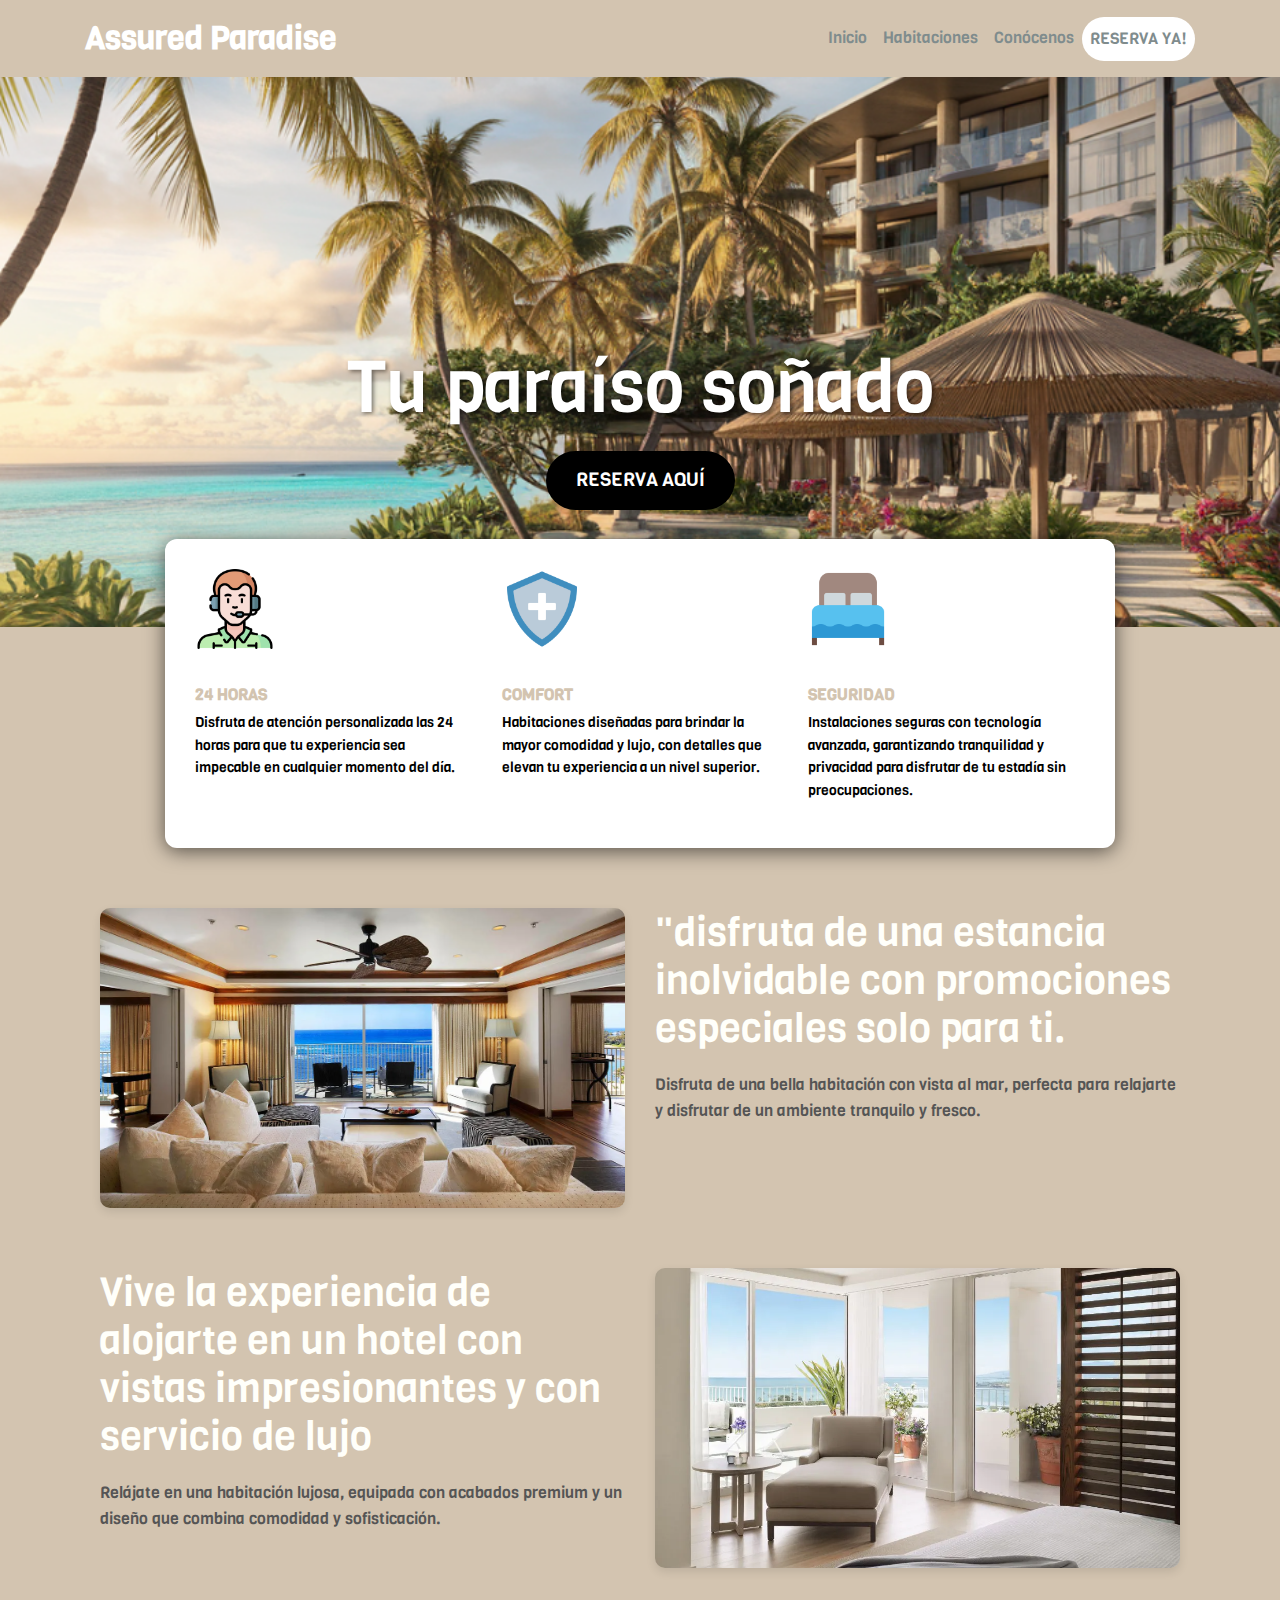
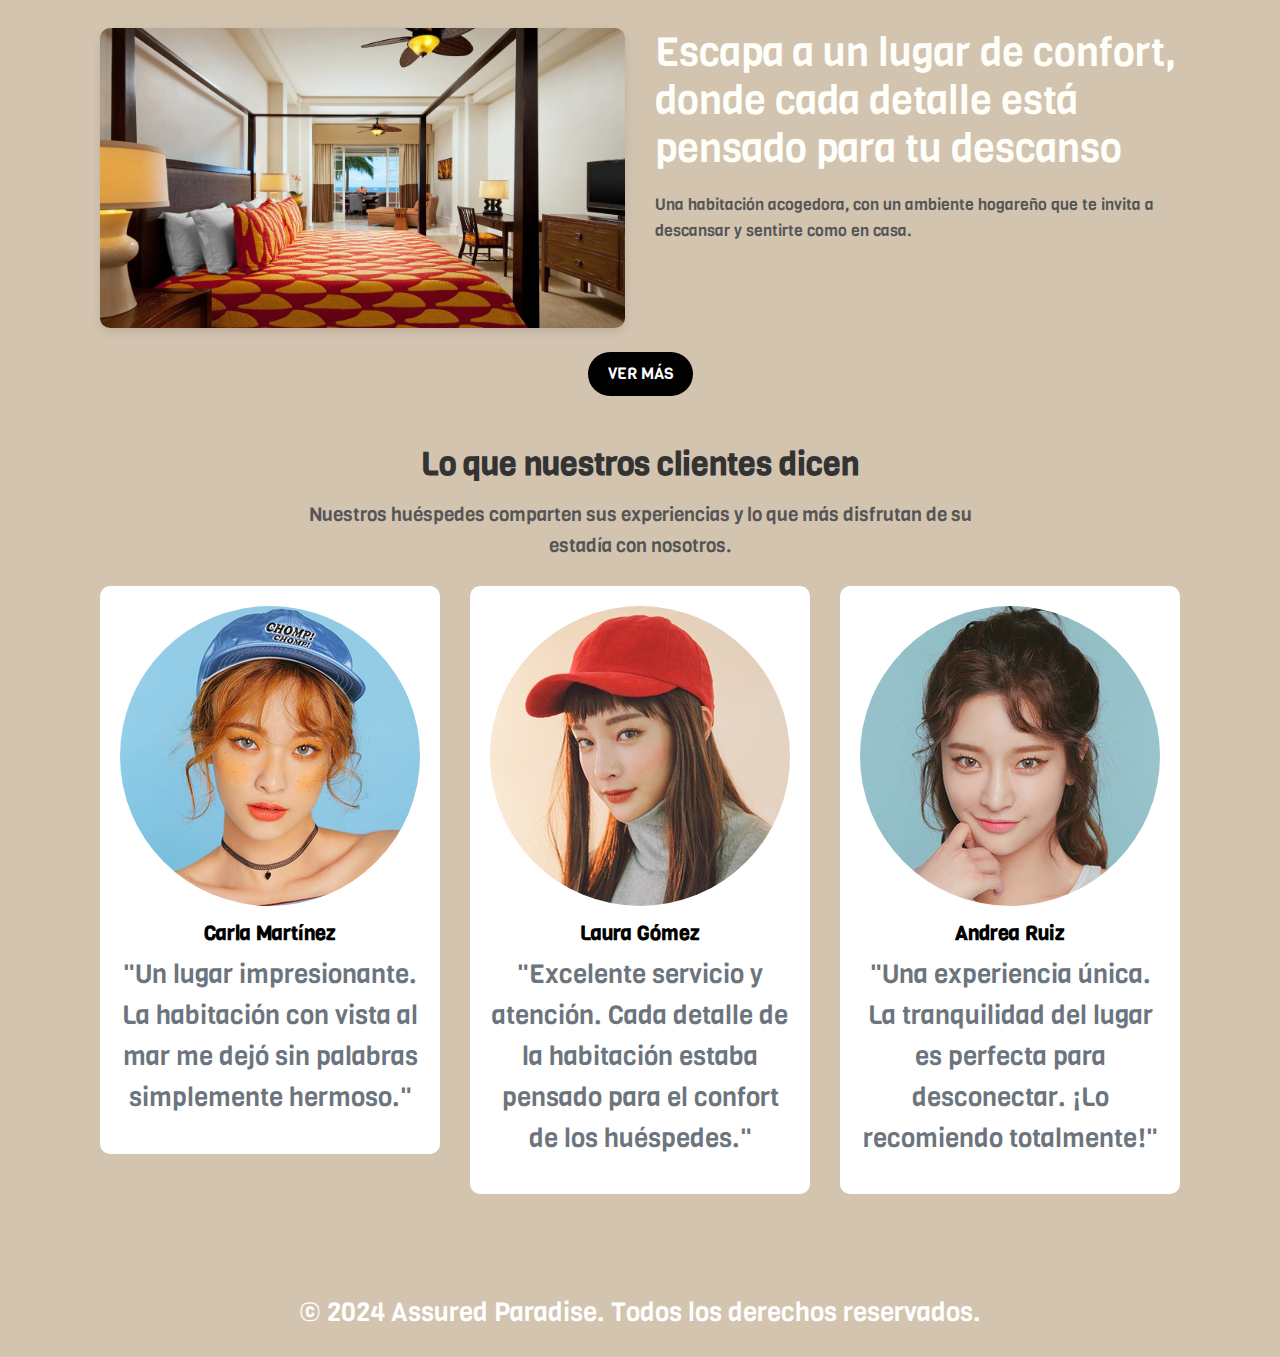
<file: index.html>
<!doctype html>
<html lang="es">
  <head>
    <!-- Required meta tags -->
    <meta charset="utf-8">
    <meta name="viewport" content="width=device-width, initial-scale=1, shrink-to-fit=no">

    <!-- Bootstrap CSS -->
    <link rel="stylesheet" href="https://stackpath.bootstrapcdn.com/bootstrap/4.1.3/css/bootstrap.min.css">
    <link rel="stylesheet" href="css/style.css">

    <!-- Google Fonts -->
    <link href="https://fonts.googleapis.com/css?family=Viga" rel="stylesheet">

    <title>Assured Paradise</title>
  </head>
  <body>

    <!-- Navbar -->
    <nav class="navbar navbar-expand-lg navbar-light">
      <div class="container">
        <a class="navbar-brand" href="index.html">Assured Paradise</a>
        <button class="navbar-toggler" type="button" data-toggle="collapse" data-target="#navbarNavAltMarkup" aria-controls="navbarNavAltMarkup" aria-expanded="false" aria-label="Toggle navigation">
          <span class="navbar-toggler-icon"></span>
        </button>
        <div class="collapse navbar-collapse" id="navbarNavAltMarkup">
          <div class="navbar-nav ml-auto">
            <a class="nav-item nav-link active" href="index.html">Inicio</a>
            <a class="nav-item nav-link" href="rooms.html">Habitaciones</a>
            <a class="nav-item nav-link" href="About.html">Conócenos</a>
            <a class="nav-item nav-link btn btn-custom text-white tombol" href="pago.html">Reserva YA!</a>
          </div>
        </div>
      </div>
    </nav>

    <!-- Jumbotron -->
    <div class="jumbotron jumbotron-fluid">
      <div class="container">
        <h1 class="display-4">Tu paraíso soñado</h1>
        <a href="rooms.html" class="btn btn-info btn-lg tombol">Reserva Aquí</a>
      </div>
    </div>

    <!-- Info Panel -->
    <div class="container">
      <div class="row justify-content-center">
        <div class="col-10 info-panel">
          <div class="row">
            <div class="col-sm">
              <img src="img/servicio-al-cliente.png" alt="Servicio al Cliente" class="img-fluid mb-3">
              <h4>24 Horas</h4>
              <p>Disfruta de atención personalizada las 24 horas para que tu experiencia sea impecable en cualquier momento del día.</p>
            </div>
            <div class="col-lg">
              <img src="img/escudo-de-salud.png" alt="High Res" class="img-fluid mb-3">
              <h4>Comfort</h4>
              <p>Habitaciones diseñadas para brindar la mayor comodidad y lujo, con detalles que elevan tu experiencia a un nivel superior.</p>
            </div>
            <div class="col-lg">
              <img src="img/cama-matrimonial.png" alt="Security" class="img-fluid mb-3">
              <h4>Seguridad</h4>
              <p>Instalaciones seguras con tecnología avanzada, garantizando tranquilidad y privacidad para disfrutar de tu estadía sin preocupaciones.</p>
            </div>
          </div>
        </div>
      </div>

      <!-- Workingspace Section 1 -->
      <div class="row workingspace mb-4">
        <div class="col-lg-6">
          <img src="img/ss3.png" alt="Working Space" class="img-fluid">
        </div>
        <div class="col-lg-6">
          <h2>"disfruta de una estancia inolvidable con promociones especiales solo para ti.</h2>
          <p>Disfruta de una bella habitación con vista al mar, perfecta para relajarte y disfrutar de un ambiente tranquilo y fresco.</p>
        </div>
      </div>

      <!-- Workingspace Section 2 -->
      <div class="row workingspace mb-4">
        <div class="col-lg-6">
          <h2>Vive la experiencia de alojarte en un hotel con vistas impresionantes y con servicio de lujo</h2>
          <p>Relájate en una habitación lujosa, equipada con acabados premium y un diseño que combina comodidad y sofisticación.</p>
        </div>
        <div class="col-lg-6">
          <img src="img/ss1.png" alt="Working Space" class="img-fluid">
        </div>
      </div>

      <!-- Additional Image Section -->
      <div class="row workingspace mb-4">
        <div class="col-lg-6">
          <img src="img/ss4.png" alt="Cozy Room" class="img-fluid">
        </div>
        <div class="col-lg-6">
          <h2>Escapa a un lugar de confort, donde cada detalle está pensado para tu descanso</h2>
          <p>Una habitación acogedora, con un ambiente hogareño que te invita a descansar y sentirte como en casa.</p>
        </div>
      </div>

      <!-- Centered Button -->
      <div class="text-center mt-4">
        <a href="rooms.html" class="btn btn-custom2 tombol">Ver más</a>
      </div>

      <!-- Testimonial Section -->
      <section class="testimonial">
        <div class="container">
          <div class="row justify-content-center mb-4">
            <div class="col-lg-8 text-center">
              <h2 class="mb-3">Lo que nuestros clientes dicen</h2>
              <p class="lead">Nuestros huéspedes comparten sus experiencias y lo que más disfrutan de su estadía con nosotros.</p>
            </div>
          </div>
          <div class="row justify-content-center">
            <!-- Testimonial 1 -->
            <div class="col-lg-4 mb-4">
              <div class="card shadow-sm">
                <div class="card-body text-center">
                  <img src="img/img1.png" alt="Testimonial 1" class="img-fluid rounded-circle mb-3">
                  <h5 class="font-weight-bold">Carla Martínez</h5>
                  <p class="text-muted">"Un lugar impresionante. La habitación con vista al mar me dejó sin palabras simplemente hermoso."</p>
                </div>
              </div>
            </div>
            <!-- Testimonial 2 -->
            <div class="col-lg-4 mb-4">
              <div class="card shadow-sm">
                <div class="card-body text-center">
                  <img src="img/img2.png" alt="Testimonial 2" class="img-fluid rounded-circle mb-3">
                  <h5 class="font-weight-bold">Laura Gómez</h5>
                  <p class="text-muted">"Excelente servicio y atención. Cada detalle de la habitación estaba pensado para el confort de los huéspedes."</p>
                </div>
              </div>
            </div>
            <!-- Testimonial 3 -->
            <div class="col-lg-4 mb-4">
              <div class="card shadow-sm">
                <div class="card-body text-center">
                  <img src="img/img3.png" alt="Testimonial 3" class="img-fluid rounded-circle mb-3">
                  <h5 class="font-weight-bold">Andrea Ruiz</h5>
                  <p class="text-muted">"Una experiencia única. La tranquilidad del lugar es perfecta para desconectar. ¡Lo recomiendo totalmente!"</p>
                </div>
              </div>
            </div>
          </div>
        </div>
        <!-- Footer -->
<footer class="text-white text-center py-4">
  <div class="container">
    <p class="mb-0">&copy; 2024 Assured Paradise. Todos los derechos reservados.</p>
  </div>
</footer>
<!-- End Footer -->

      </section>
    </div> <!-- End container -->

    <!-- Optional JavaScript -->
    <script src="https://code.jquery.com/jquery-3.3.1.slim.min.js"></script>
    <script src="https://cdnjs.cloudflare.com/ajax/libs/popper.js/1.14.3/umd/popper.min.js"></script>
    <script src="https://stackpath.bootstrapcdn.com/bootstrap/4.1.3/js/bootstrap.min.js"></script>
  </body>
</html>
</file>
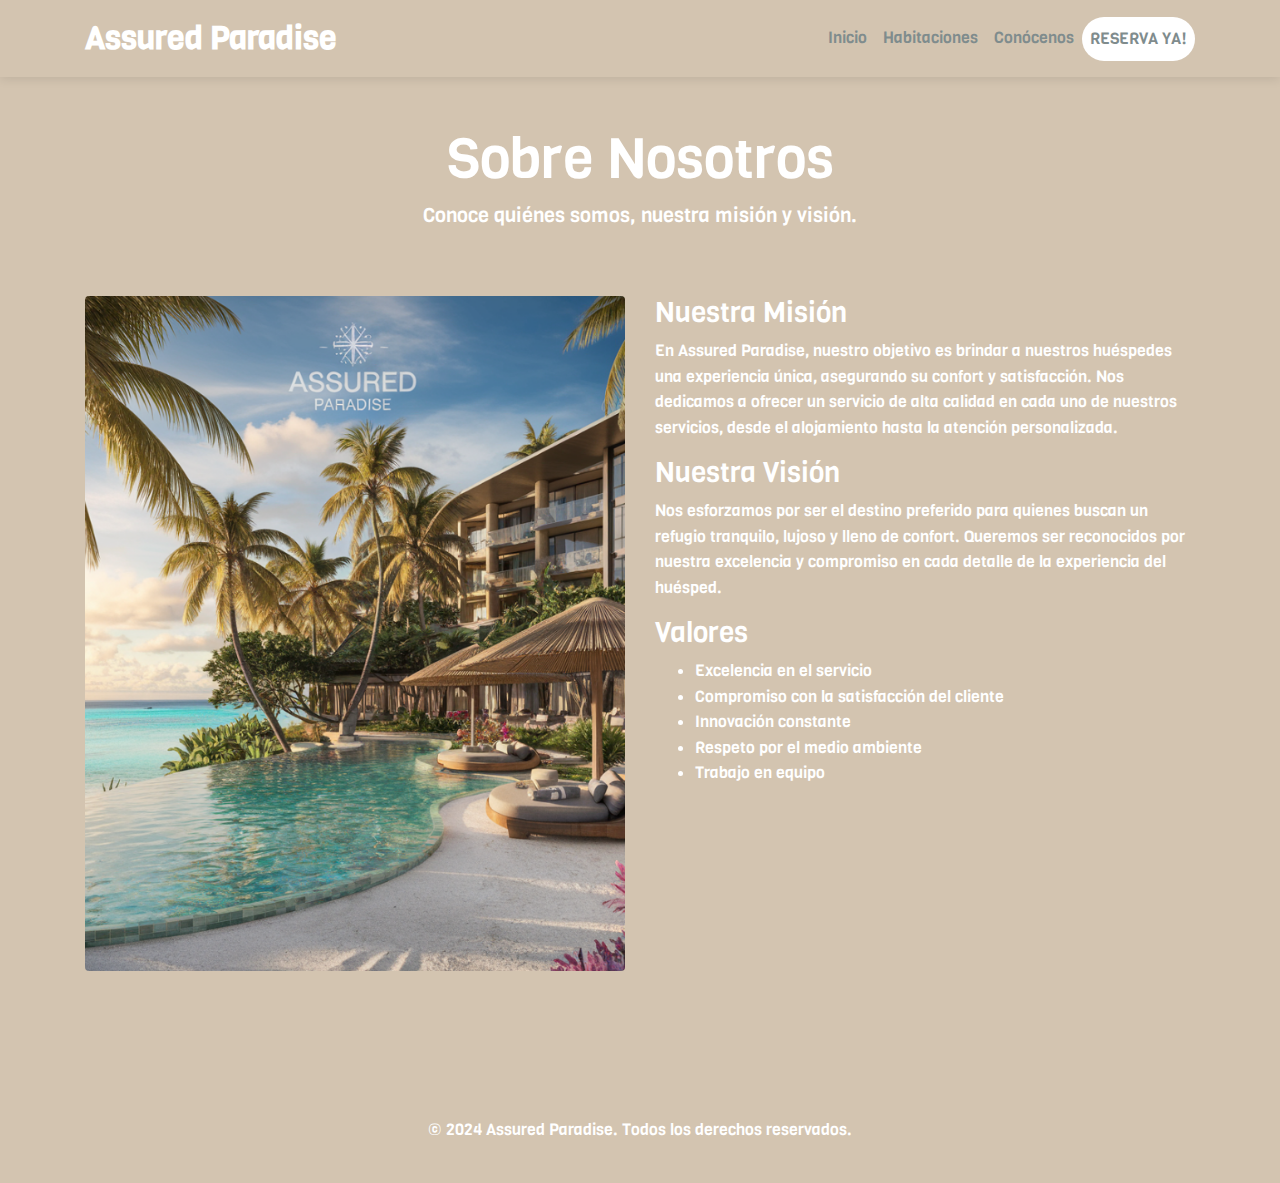
<file: About.html>
<!doctype html>
<html lang="es">
  <head>
    <!-- Required meta tags -->
    <meta charset="utf-8">
    <meta name="viewport" content="width=device-width, initial-scale=1, shrink-to-fit=no">

    <!-- Bootstrap CSS -->
    <link rel="stylesheet" href="https://stackpath.bootstrapcdn.com/bootstrap/4.1.3/css/bootstrap.min.css">
    <link rel="stylesheet" href="css/style.css">

    <!-- Google Fonts -->
    <link href="https://fonts.googleapis.com/css?family=Viga" rel="stylesheet">

    <title>Assured Paradise</title>
  </head>
  <body>

    <!-- Navbar -->
    <nav class="navbar navbar-expand-lg navbar-light">
      <div class="container">
        <a class="navbar-brand" href="index.html">Assured Paradise</a>
        <button class="navbar-toggler" type="button" data-toggle="collapse" data-target="#navbarNavAltMarkup" aria-controls="navbarNavAltMarkup" aria-expanded="false" aria-label="Toggle navigation">
          <span class="navbar-toggler-icon"></span>
        </button>
        <div class="collapse navbar-collapse" id="navbarNavAltMarkup">
          <div class="navbar-nav ml-auto">
            <a class="nav-item nav-link active" href="index.html">Inicio</a>
            <a class="nav-item nav-link" href="rooms.html">Habitaciones</a>
            <a class="nav-item nav-link" href="About.html">Conócenos</a>
            <a class="nav-item nav-link btn btn-custom text-white tombol" href="pago.html">Reserva YA!</a>
          </div>
        </div>
      </div>
    </nav>

    <!-- About Us Section -->
    <section class="about-us py-5">
      <div class="container">
        <div class="row text-center mb-5">
          <div class="col-12">
            <h2 class="display-4">Sobre Nosotros</h2>
            <p class="lead">Conoce quiénes somos, nuestra misión y visión.</p>
          </div>
        </div>

        <div class="row">
          <!-- About Image -->
          <div class="col-lg-6 mb-4">
            <img src="img/hotel2.png" alt="About Us" class="img-fluid rounded shadow">
          </div>

          <!-- About Text -->
          <div class="col-lg-6">
            <h3>Nuestra Misión</h3>
            <p>
              En Assured Paradise, nuestro objetivo es brindar a nuestros huéspedes una experiencia única, asegurando su confort y satisfacción. Nos dedicamos a ofrecer un servicio de alta calidad en cada uno de nuestros servicios, desde el alojamiento hasta la atención personalizada.
            </p>

            <h3>Nuestra Visión</h3>
            <p>
              Nos esforzamos por ser el destino preferido para quienes buscan un refugio tranquilo, lujoso y lleno de confort. Queremos ser reconocidos por nuestra excelencia y compromiso en cada detalle de la experiencia del huésped.
            </p>

            <h3>Valores</h3>
            <ul>
              <li>Excelencia en el servicio</li>
              <li>Compromiso con la satisfacción del cliente</li>
              <li>Innovación constante</li>
              <li>Respeto por el medio ambiente</li>
              <li>Trabajo en equipo</li>
            </ul>
          </div>
        </div>
      </div>
    </section>

    <!-- Footer -->
    <footer class="text-white py-4">
      <div class="container text-center">
        <p>&copy; 2024 Assured Paradise. Todos los derechos reservados.</p>
      </div>
    </footer>

    <!-- Optional JavaScript -->
    <script src="https://code.jquery.com/jquery-3.3.1.slim.min.js" integrity="sha384-q8i/X+965DzO0rT7abK41JStQIAqVgRVzpbzo5smXKp4YfRvH+8abtTE1Pi6jizo" crossorigin="anonymous"></script>
    <script src="https://cdnjs.cloudflare.com/ajax/libs/popper.js/1.14.3/umd/popper.min.js" integrity="sha384-ZMP7rVo3mIykV+2+9J3UJ46jBk0WLaUAdn689aCwoqbBJiSnjAK/l8WvCWPIPm49" crossorigin="anonymous"></script>
    <script src="https://stackpath.bootstrapcdn.com/bootstrap/4.1.3/js/bootstrap.min.js" integrity="sha384-ChfqqxuZUCnJSK3+MXmPNIyE6ZbWh2IMqE241rYiqJxyMiZ6OW/JmZQ5stwEULTy" crossorigin="anonymous"></script>
  </body>
</html>
</file>
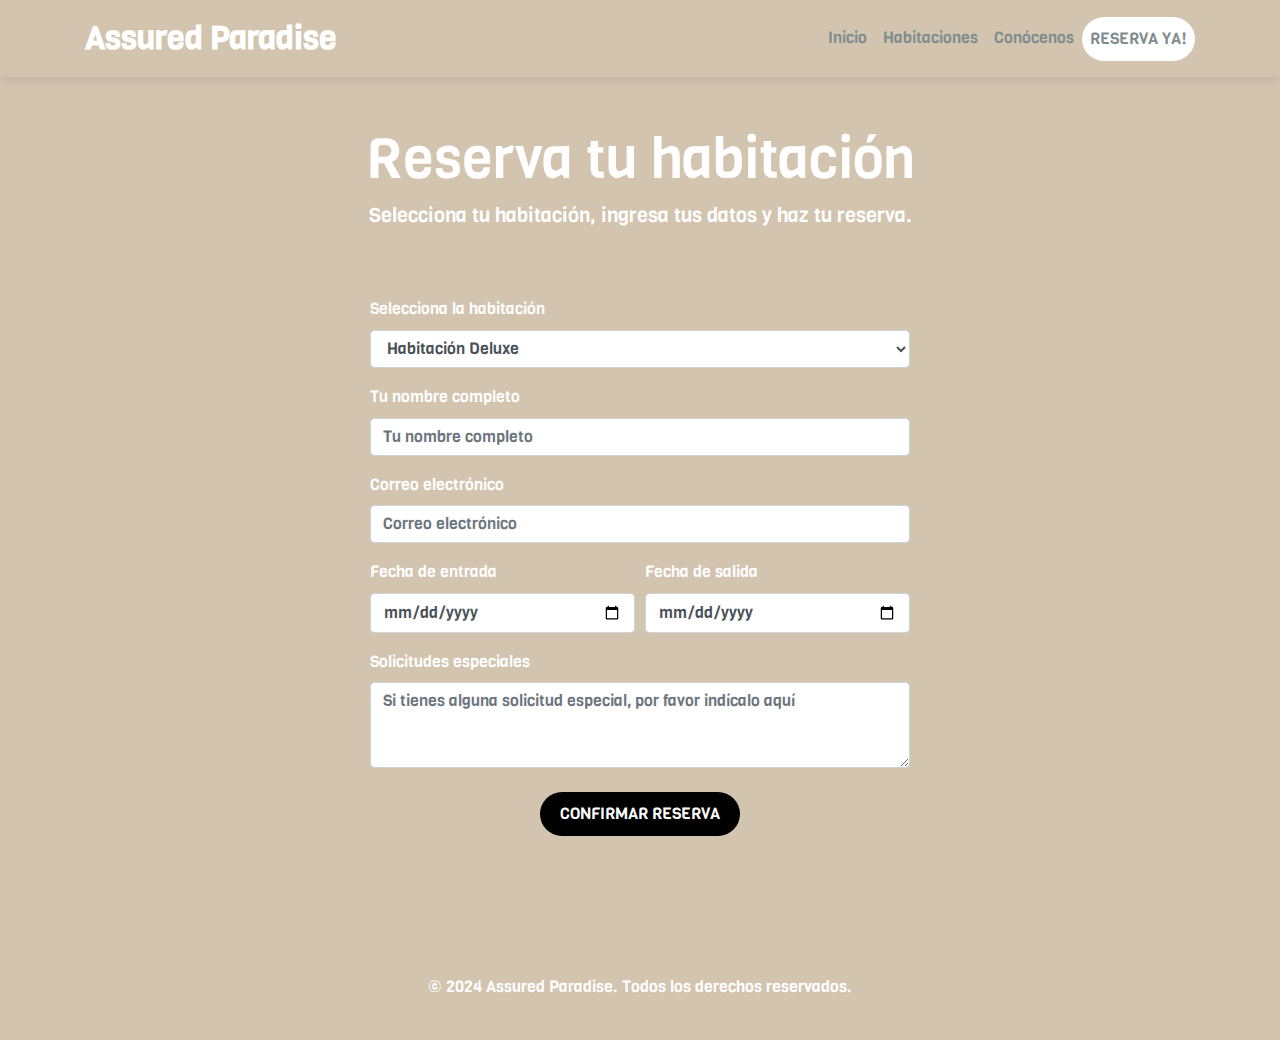
<file: pago.html>
<!doctype html>
<html lang="es">
  <head>
    <!-- Required meta tags -->
    <meta charset="utf-8">
    <meta name="viewport" content="width=device-width, initial-scale=1, shrink-to-fit=no">

    <!-- Bootstrap CSS -->
    <link rel="stylesheet" href="https://stackpath.bootstrapcdn.com/bootstrap/4.1.3/css/bootstrap.min.css">
    <link rel="stylesheet" href="css/style.css">

    <!-- Google Fonts -->
    <link href="https://fonts.googleapis.com/css?family=Viga" rel="stylesheet">

    <title>Assured Paradise</title>
  </head>
  <body>

    <!-- Navbar -->
    <nav class="navbar navbar-expand-lg navbar-light">
      <div class="container">
        <a class="navbar-brand" href="index.html">Assured Paradise</a>
        <button class="navbar-toggler" type="button" data-toggle="collapse" data-target="#navbarNavAltMarkup" aria-controls="navbarNavAltMarkup" aria-expanded="false" aria-label="Toggle navigation">
          <span class="navbar-toggler-icon"></span>
        </button>
        <div class="collapse navbar-collapse" id="navbarNavAltMarkup">
          <div class="navbar-nav ml-auto">
            <a class="nav-item nav-link active" href="index.html">Inicio</a>
            <a class="nav-item nav-link" href="rooms.html">Habitaciones</a>
            <a class="nav-item nav-link" href="About.html">Conócenos</a>
            <a class="nav-item nav-link btn btn-custom text-white tombol" href="pago.html">Reserva YA!</a>
          </div>
        </div>
      </div>
    </nav>
    <!-- Reservation Form -->
    <section class="reservation py-5">
      <div class="container">
        <div class="row text-center mb-5">
          <div class="col-12">
            <h2 class="display-4">Reserva tu habitación</h2>
            <p class="lead">Selecciona tu habitación, ingresa tus datos y haz tu reserva.</p>
          </div>
        </div>

        <div class="row">
          <div class="col-lg-6 mx-auto">
            <form action="#" method="post">
              <!-- Room Selection -->
              <div class="form-group">
                <label for="roomSelect">Selecciona la habitación</label>
                <select class="form-control" id="roomSelect" name="room">
                  <option value="deluxe">Habitación Deluxe</option>
                  <option value="superior">Habitación Superior</option>
                  <option value="estandar">Habitación Estándar</option>
                  <option value="familiar">Habitación Familiar</option>
                  <option value="presidencial">Suite Presidencial</option>
                  <option value="Mar">Habitación Con Vista al Mar</option>
                </select>
              </div>

              <!-- Name -->
              <div class="form-group">
                <label for="name">Tu nombre completo</label>
                <input type="text" class="form-control" id="name" name="name" placeholder="Tu nombre completo" required>
              </div>

              <!-- Email -->
              <div class="form-group">
                <label for="email">Correo electrónico</label>
                <input type="email" class="form-control" id="email" name="email" placeholder="Correo electrónico" required>
              </div>

              <!-- Date of Stay -->
              <div class="form-row">
                <div class="col-md-6">
                  <div class="form-group">
                    <label for="checkin">Fecha de entrada</label>
                    <input type="date" class="form-control" id="checkin" name="checkin" required>
                  </div>
                </div>
                <div class="col-md-6">
                  <div class="form-group">
                    <label for="checkout">Fecha de salida</label>
                    <input type="date" class="form-control" id="checkout" name="checkout" required>
                  </div>
                </div>
              </div>

              <!-- Special Requests -->
              <div class="form-group">
                <label for="requests">Solicitudes especiales</label>
                <textarea class="form-control" id="requests" name="requests" rows="3" placeholder="Si tienes alguna solicitud especial, por favor indícalo aquí"></textarea>
              <div class="text-center mt-4">

              <!-- Submit Button -->
              <button type="submit" class="btn btn-custom2 tombol">Confirmar Reserva</button>
            </form>
          </div>
        </div>
      </div>
    </section>
    <!-- Footer -->
    <footer class=" text-white py-4">
      <div class="container text-center">
        <p>&copy; 2024 Assured Paradise. Todos los derechos reservados.</p>
      </div>
    </footer>

    <!-- Optional JavaScript -->
    <script src="https://code.jquery.com/jquery-3.3.1.slim.min.js" integrity="sha384-q8i/X+965DzO0rT7abK41JStQIAqVgRVzpbzo5smXKp4YfRvH+8abtTE1Pi6jizo" crossorigin="anonymous"></script>
    <script src="https://cdnjs.cloudflare.com/ajax/libs/popper.js/1.14.3/umd/popper.min.js" integrity="sha384-ZMP7rVo3mIykV+2+9J3UJ46jBk0WLaUAdn689aCwoqbBJiSnjAK/l8WvCWPIPm49" crossorigin="anonymous"></script>
    <script src="https://stackpath.bootstrapcdn.com/bootstrap/4.1.3/js/bootstrap.min.js" integrity="sha384-ChfqqxuZUCnJSK3+MXmPNIyE6ZbWh2IMqE241rYiqJxyMiZ6OW/JmZQ5stwEULTy" crossorigin="anonymous"></script>
  </body>
</html>
</file>
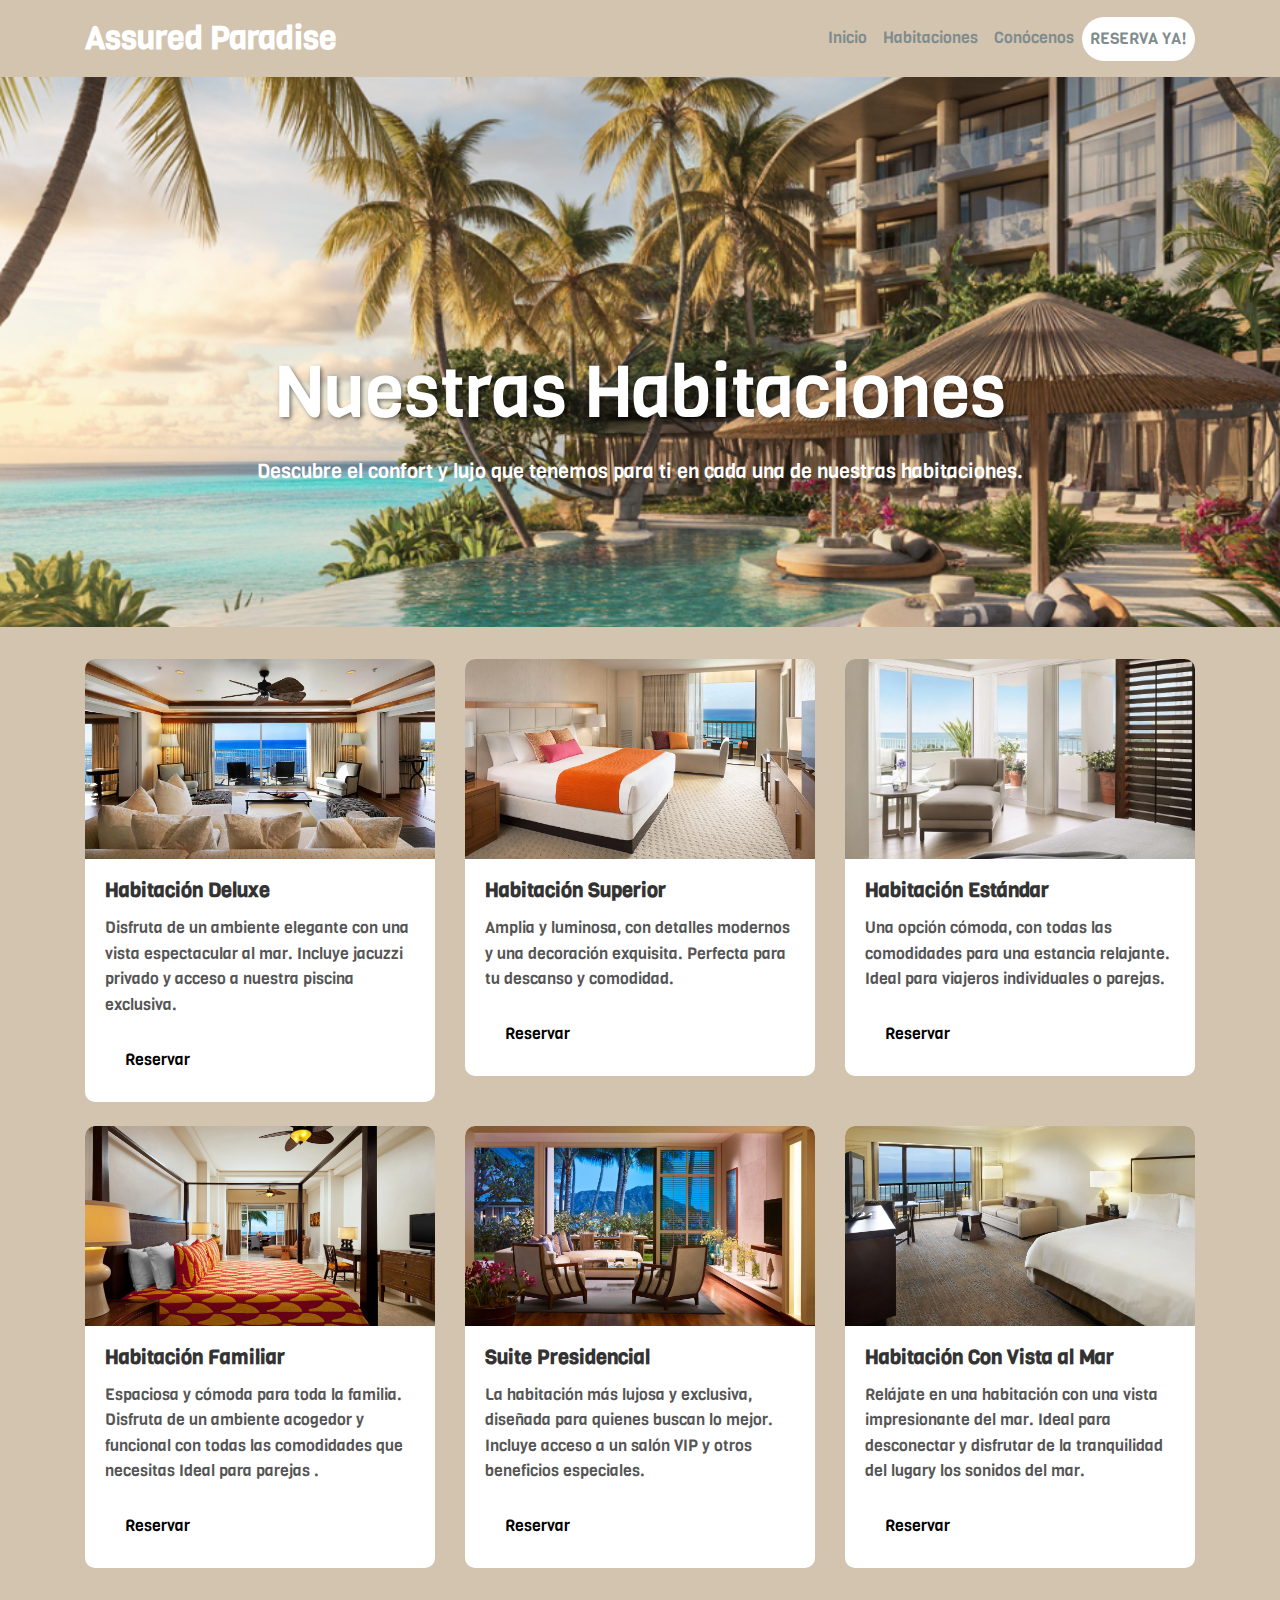
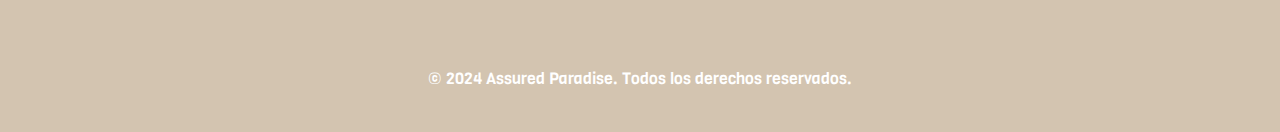
<file: rooms.html>
<!doctype html>
<html lang="es">
  <head>
    <!-- Required meta tags -->
    <meta charset="utf-8">
    <meta name="viewport" content="width=device-width, initial-scale=1, shrink-to-fit=no">

    <!-- Bootstrap CSS -->
    <link rel="stylesheet" href="https://stackpath.bootstrapcdn.com/bootstrap/4.1.3/css/bootstrap.min.css">
    <link rel="stylesheet" href="css/style.css">

    <!-- Google Fonts -->
    <link href="https://fonts.googleapis.com/css?family=Viga" rel="stylesheet">

    <title>Assured Paradise</title>
  </head>
  <body>

    <!-- Navbar -->
    <nav class="navbar navbar-expand-lg navbar-light">
      <div class="container">
        <a class="navbar-brand" href="index.html">Assured Paradise</a>
        <button class="navbar-toggler" type="button" data-toggle="collapse" data-target="#navbarNavAltMarkup" aria-controls="navbarNavAltMarkup" aria-expanded="false" aria-label="Toggle navigation">
          <span class="navbar-toggler-icon"></span>
        </button>
        <div class="collapse navbar-collapse" id="navbarNavAltMarkup">
          <div class="navbar-nav ml-auto">
            <a class="nav-item nav-link active" href="index.html">Inicio</a>
            <a class="nav-item nav-link" href="rooms.html">Habitaciones</a>
            <a class="nav-item nav-link" href="About.html">Conócenos</a>
            <a class="nav-item nav-link btn btn-custom text-white tombol" href="pago.html">Reserva YA!</a>
          </div>
        </div>
      </div>
    </nav>
    <!-- Jumbotron -->
    <div class="jumbotron jumbotron-fluid">
      <div class="container text-center">
        <h1 class="display-4">Nuestras Habitaciones</h1>
        <p class="lead">Descubre el confort y lujo que tenemos para ti en cada una de nuestras habitaciones.</p>
      </div>
    </div>

    <!-- Habitaciones -->
    <div class="container">
      <div class="row">

        <!-- Habitación 1 -->
        <div class="col-md-4 mb-4">
          <div class="card">
            <img src="img/ss3.png" class="card-img-top" alt="Habitación 1">
            <div class="card-body">
              <h5 class="card-title">Habitación Deluxe</h5>
              <p class="card-text">Disfruta de un ambiente elegante con una vista espectacular al mar. Incluye jacuzzi privado y acceso a nuestra piscina exclusiva.</p>
              <a href="pago.html" class="btn btn-custom">Reservar</a>
            </div>
          </div>
        </div>

        <!-- Habitación 2 -->
        <div class="col-md-4 mb-4">
          <div class="card">
            <img src="img/ss2.png" class="card-img-top" alt="Habitación 2">
            <div class="card-body">
              <h5 class="card-title">Habitación Superior</h5>
              <p class="card-text">Amplia y luminosa, con detalles modernos y una decoración exquisita. Perfecta para tu descanso y comodidad.</p>
              <a href="pago.html" class="btn btn-custom">Reservar</a>
            </div>
          </div>
        </div>

        <!-- Habitación 3 -->
        <div class="col-md-4 mb-4">
          <div class="card">
            <img src="img/ss1.png" class="card-img-top" alt="Habitación 3">
            <div class="card-body">
              <h5 class="card-title">Habitación Estándar</h5>
              <p class="card-text">Una opción cómoda, con todas las comodidades para una estancia relajante. Ideal para viajeros individuales o parejas.</p>
              <a href="pago.html" class="btn btn-custom">Reservar</a>
            </div>
          </div>
        </div>

        <!-- Habitación 4 -->
        <div class="col-md-4 mb-4">
          <div class="card">
            <img src="img/ss4.png" class="card-img-top" alt="Habitación 4">
            <div class="card-body">
              <h5 class="card-title">Habitación Familiar</h5>
              <p class="card-text">Espaciosa y cómoda para toda la familia. Disfruta de un ambiente acogedor y funcional con todas las comodidades que necesitas Ideal para parejas .</p>
              <a href="pago.html" class="btn btn-custom">Reservar</a>
            </div>
          </div>
        </div>

        <!-- Habitación 5 -->
        <div class="col-md-4 mb-4">
          <div class="card">
            <img src="img/ss5.png" class="card-img-top" alt="Habitación 5">
            <div class="card-body">
              <h5 class="card-title">Suite Presidencial</h5>
              <p class="card-text">La habitación más lujosa y exclusiva, diseñada para quienes buscan lo mejor. Incluye acceso a un salón VIP y otros beneficios especiales.</p>
              <a href="pago.html" class="btn btn-custom">Reservar</a>
            </div>
          </div>
        </div>

        <!-- Habitación 6 -->
        <div class="col-md-4 mb-4">
          <div class="card">
            <img src="img/ss6.png" class="card-img-top" alt="Habitación 6">
            <div class="card-body">
              <h5 class="card-title">Habitación Con Vista al Mar</h5>
              <p class="card-text">Relájate en una habitación con una vista impresionante del mar. Ideal para desconectar y disfrutar de la tranquilidad del lugary los sonidos del mar.</p>
              <a href="pago.html" class="btn btn-custom">Reservar</a>
            </div>
          </div>
        </div>

      </div>

    <!-- Footer -->
    <footer class="text-white text-center py-4">
      <p>&copy; 2024 Assured Paradise. Todos los derechos reservados.</p>
    </footer>
</file>
<file: css/style.css>
/* General Styles */
body {
    font-family: 'Viga', sans-serif;
    line-height: 1.6;
    background-color: #d3c4b0; /* Fondo negro */
    color: #FFFFFF; /* Texto blanco para mayor contraste */
}


/* Navbar */
.navbar {
    background-color: #d3c4b0; /* Blanco Puro */
    box-shadow: 0px 2px 10px rgba(0, 0, 0, 0.1);
}
.navbar-brand {
    font-size: 32px;
    font-weight: bold;
    color: #ffffff !important; /* Azul Sereno */
}
.nav-link {
    color: #7F8C8D !important; /* Gris Suave */
    transition: color 0.3s;
}
.nav-link:hover {
    color: #d3c4b0 !important; /* Azul Sereno */
}
/* Cambiar color del ícono de la hamburguesa */
.navbar-toggler-icon {
    color: #ffffff; /* Cambia este color al que desees */
  }
  

/* Jumbotron */
.jumbotron {
    background: url('../img/hotel.png') center center/cover no-repeat;
    height: 550px;
    color: #FFFFFF; /* Blanco Puro */
    display: flex;
    justify-content: center;
    align-items: center;
    text-align: center;
    position: relative;

}
.jumbotron .container {
    padding-top: 150px; /* Ajusta este valor según la distancia deseada */
}

.jumbotron::after {
    content: '';
    position: absolute;
    top: 0;
    left: 0;
    width: 100%;
    height: 100%;
    background: rgba(0, 0, 0, 0.5);
    z-index: -1;
}
.jumbotron h1 {
    font-size: 3.5rem;
    margin-bottom: 20px;
    text-shadow: 2px 2px 4px rgba(0, 0, 0, 0.5);
}
.jumbotron .btn {
    background-color: #000000; /* Verde Tropical */
    color: #FFFFFF;
    border: none;
    padding: 15px 30px;
    font-size: 1.2rem;
    border-radius: 30px;
}
.jumbotron .btn:hover {
    background-color: #000000; /* Azul Sereno */
}

/* Info Panel */
.info-panel {
    background: #FFFFFF; /* Blanco Puro */
    padding: 30px;
    border-radius: 12px;
    box-shadow: 0 4px 10px rgba(0, 0, 0, 0.1);
    margin-top: -50px;
}
.info-panel h4 {
    font-size: 1.2rem;
    font-weight: bold;
    color: #d3c4b0; /* Azul Sereno */
}
.info-panel p {
    font-size: 0.9rem;
    color: #000000; /* Gris Suave */
}

/* Workingspace */
.workingspace {
    margin: 60px 0;
}
.workingspace img {
    border-radius: 10px;
    box-shadow: 0 4px 10px rgba(0, 0, 0, 0.1);
}
.workingspace h2 {
    font-size: 2.5rem;
    color: #fffffa; /* Azul Sereno */
    margin-bottom: 20px;
}
.workingspace p {
    color: #555;
}



/* Footer */
footer {
    background: #d3c4b0; /* Azul Sereno */
    color: #FFFFFF; /* Blanco Puro */
    text-align: center;
    padding: 20px 0;
    margin-top: 50px;
}
footer a {
    color: #FFFFFF;
    text-decoration: none;
}
footer a:hover {
    text-decoration: underline;
}

/* Responsive Design */
@media (min-width: 992px) {
    .jumbotron h1 {
        font-size: 4.5rem;
    }
    .workingspace {
        text-align: left;
    }
    .testimonial p {
        font-size: 1.6rem;
    }
}

/* Utility */
.tombol {
    border-radius: 40px;
    text-transform: uppercase;
}

/* Info Panel */
.info-panel {
    background-color: #ffffff;
    padding: 30px;
    margin-top: -120px;
    border-radius: 12px;
    box-shadow: 0 3px 20px rgba(0, 0, 0, 0.6);
}

.info-panel h4 {
    font-size: 16px;
    font-weight: bold;
    margin-top: 20px;
    text-transform: uppercase;
}

.info-panel p {
    font-size: 14px;
    font-weight: lighter;
    color: #000000;
}

/* Testimonial */
.testimonial {
    background-color: #d3c4b0;/* Fondo claro */
    padding-top: 50px;
    color: #000000;/
}

.testimonial h2 {
    font-size: 2rem;
    font-weight: bold;
    color: #333;
}

.testimonial p.lead {
    font-size: 1.2rem;
    color: #555;
    max-width: 800px;
    margin: 0 auto;
}

.testimonial-img {
    width: 80px;
    height: 80px;
    border-radius: 50%; /* Redondear las imágenes */
    border: 3px solid #fff; /* Borde blanco alrededor de las imágenes */
    box-shadow: 0 4px 8px rgba(0, 0, 0, 0.1); /* Sombra sutil */
    transition: transform 0.3s;
}

.testimonial-img:hover {
    transform: scale(1.1); /* Aumentar tamaño de la imagen al pasar el ratón */
}

.testimonial .col-lg-6 h5 {
    font-size: 1.2rem;
    color: #333;
    font-weight: 600;
}

.testimonial .col-lg-6 p {
    color: #d62222;
}
.testimonial .card {
    min-height: 350px; /* Ajusta según el tamaño que desees */
  }
  
  .testimonial .card-body {
    display: flex;
    flex-direction: column;
    justify-content: space-between;
  }
  

.btn-custom {
    background-color:#ffffff; /* Cambia el color de fondo */
    border: none; /* Sin bordes */
    color: rgb(0, 0, 0); /* Texto blanco */
    padding: 10px 20px; /* Espaciado interno */
    font-size: 16px; /* Tamaño de fuente */
    border-radius: 30px; /* Bordes redondeados */
    transition: background-color 0.3s ease; /* Animación suave al pasar el mouse */
}.btn-custom2 {
    background-color: #000000;; /* Cambia el color de fondo */
    border: none; /* Sin bordes */
    color: rgb(255, 255, 255); /* Texto blanco */
    padding: 10px 20px; /* Espaciado interno */
    font-size: 16px; /* Tamaño de fuente */
    border-radius: 40px; /* Bordes redondeados */
    transition: background-color 0.3s ease; /* Animación suave al pasar el mouse */
}

.btn-custom:hover {
    background-color:#d3c4b0;; /* Cambia el color al pasar el mouse */
    color: #f8f9fa; /* Color del texto al pasar el mouse */
}

.btn-custom:active {
    background-color: #bdae9c;; /* Color al hacer clic */
    box-shadow: 0 5px #666; /* Efecto de presión */
    transform: translateY(4px); /* Mueve el botón hacia abajo */
}

/* Estilo para las imágenes dentro de .info-panel */
.info-panel img {
    max-width: 80px; /* Define el ancho máximo */
    max-height: 80px; /* Define la altura máxima */
    width: auto; /* Asegura que la proporción se mantenga */
    height: auto; /* Asegura que la proporción se mantenga */
    margin-right: 15px; /* Espaciado entre la imagen y el texto */
}
.workingspace img {
    max-height: 300px; /* Altura máxima para mantener proporciones */
    object-fit: cover; /* Asegura que la imagen se ajuste sin distorsionarse */
    width: 100%; /* Asegura que se mantenga responsiva */
}
/* Estilos para las tarjetas */
/* Establecer un tamaño fijo para las tarjetas */
.card {
    border: none; /* Sin borde */
    border-radius: 10px; /* Bordes redondeados */
    overflow: hidden; /* Oculta cualquier contenido fuera del borde */
    transition: transform 0.3s ease, box-shadow 0.3s ease;
    display: flex;
    flex-direction: column; /* Hace que los elementos dentro de la tarjeta se apilen */
    min-height: 400px; /* Fuerza a que todas las tarjetas tengan al menos esta altura */
  }
  
  /* Imágenes dentro de las tarjetas */
  .card-img-top {
    height: 200px; /* Altura fija para la imagen */
    object-fit: cover; /* Hace que la imagen se recorte adecuadamente */
    flex-shrink: 0; /* Impide que la imagen se reduzca al ajustar el tamaño de la tarjeta */
  }
  
  /* Cuerpo de la tarjeta, toma el espacio restante */
  .card-body {
    padding: 20px;
    flex-grow: 1; /* Hace que el cuerpo de la tarjeta ocupe el espacio restante */
  }
  
  .card-title {
    font-size: 1.25rem; /* Tamaño de fuente más grande para el título */
    font-weight: bold;
    color: #333;
  }
  
  .card-text {
    font-size: 1rem;
    color: #555;
    margin-bottom: 20px;
    flex-grow: 1; /* Hace que el texto ocupe el espacio restante si es necesario */
  }
  
  /* Botón dentro de la tarjeta */


  
  /* Efecto al pasar el mouse sobre la tarjeta */
  .card:hover {
    transform: translateY(-10px); /* Eleva la tarjeta al pasar el mouse */
    box-shadow: 0 10px 30px rgba(0, 0, 0, 0.1); /* Agrega sombra */
  }
</file>
